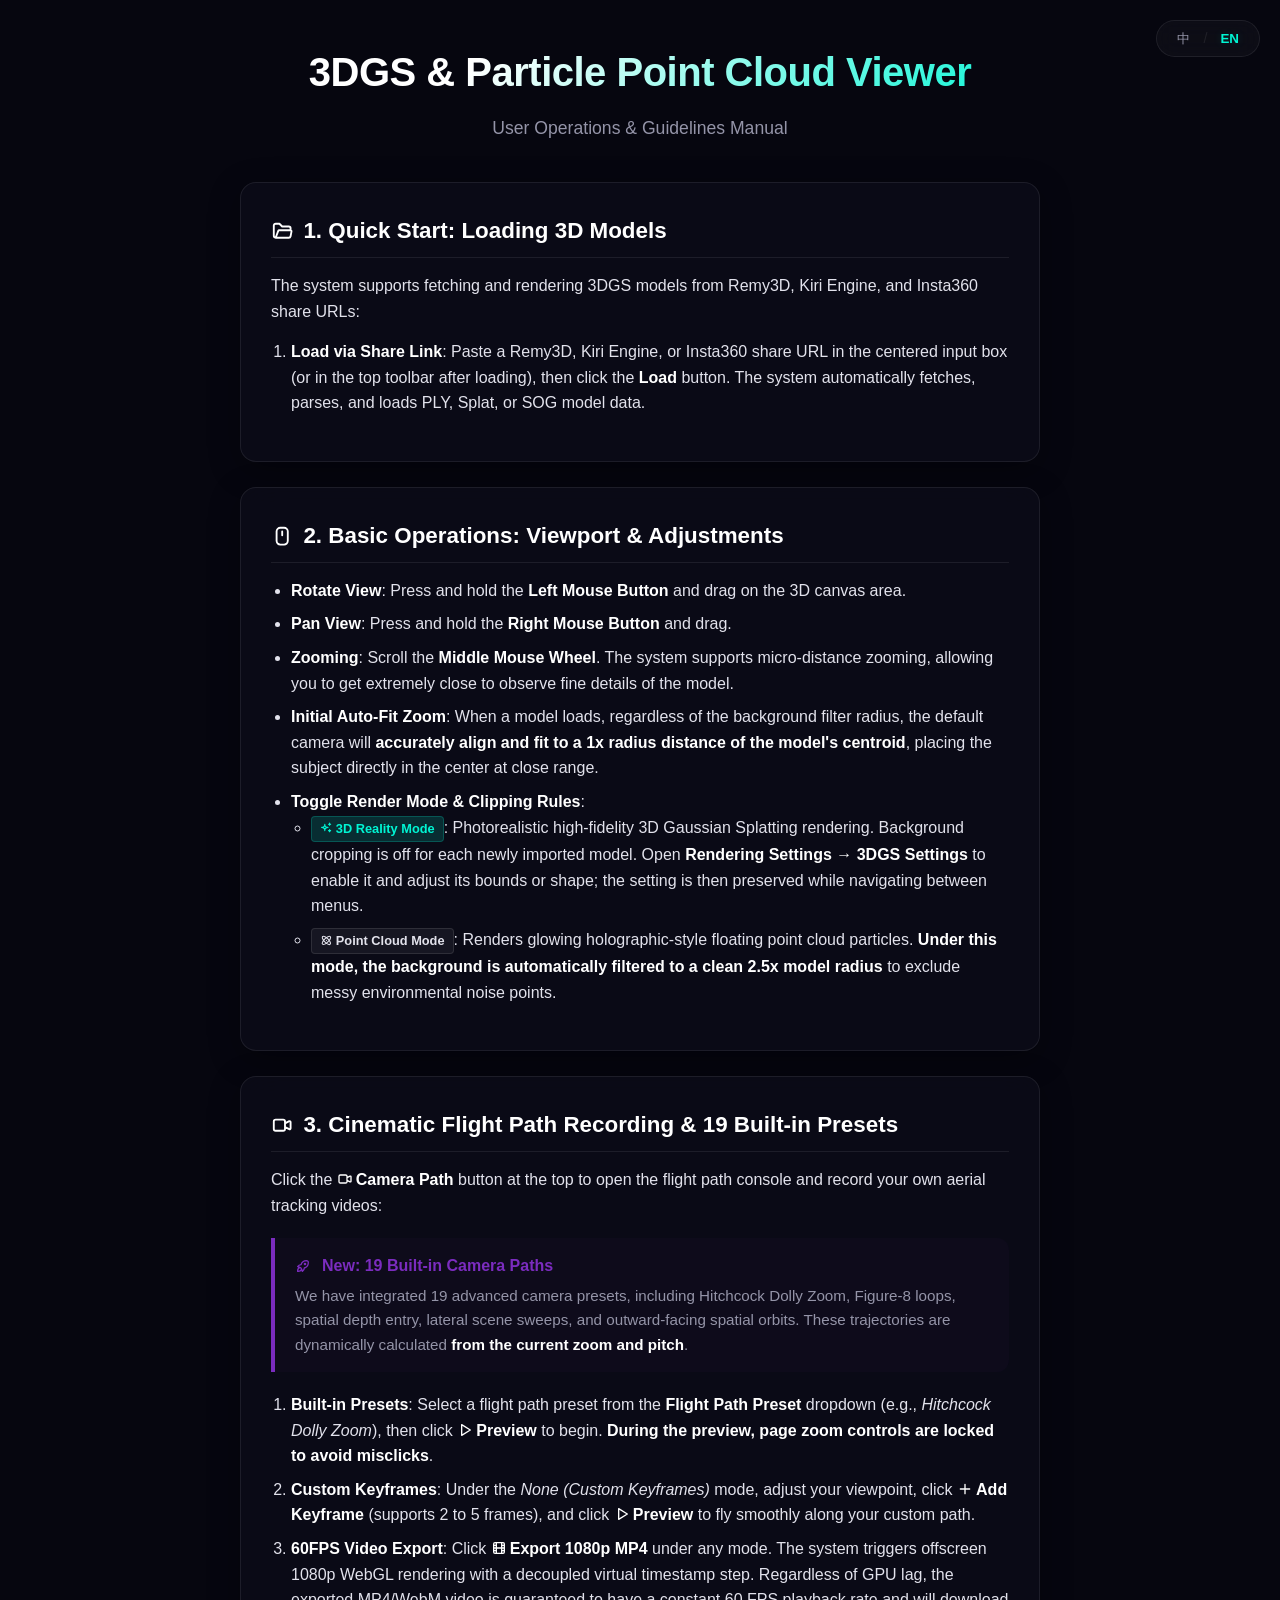
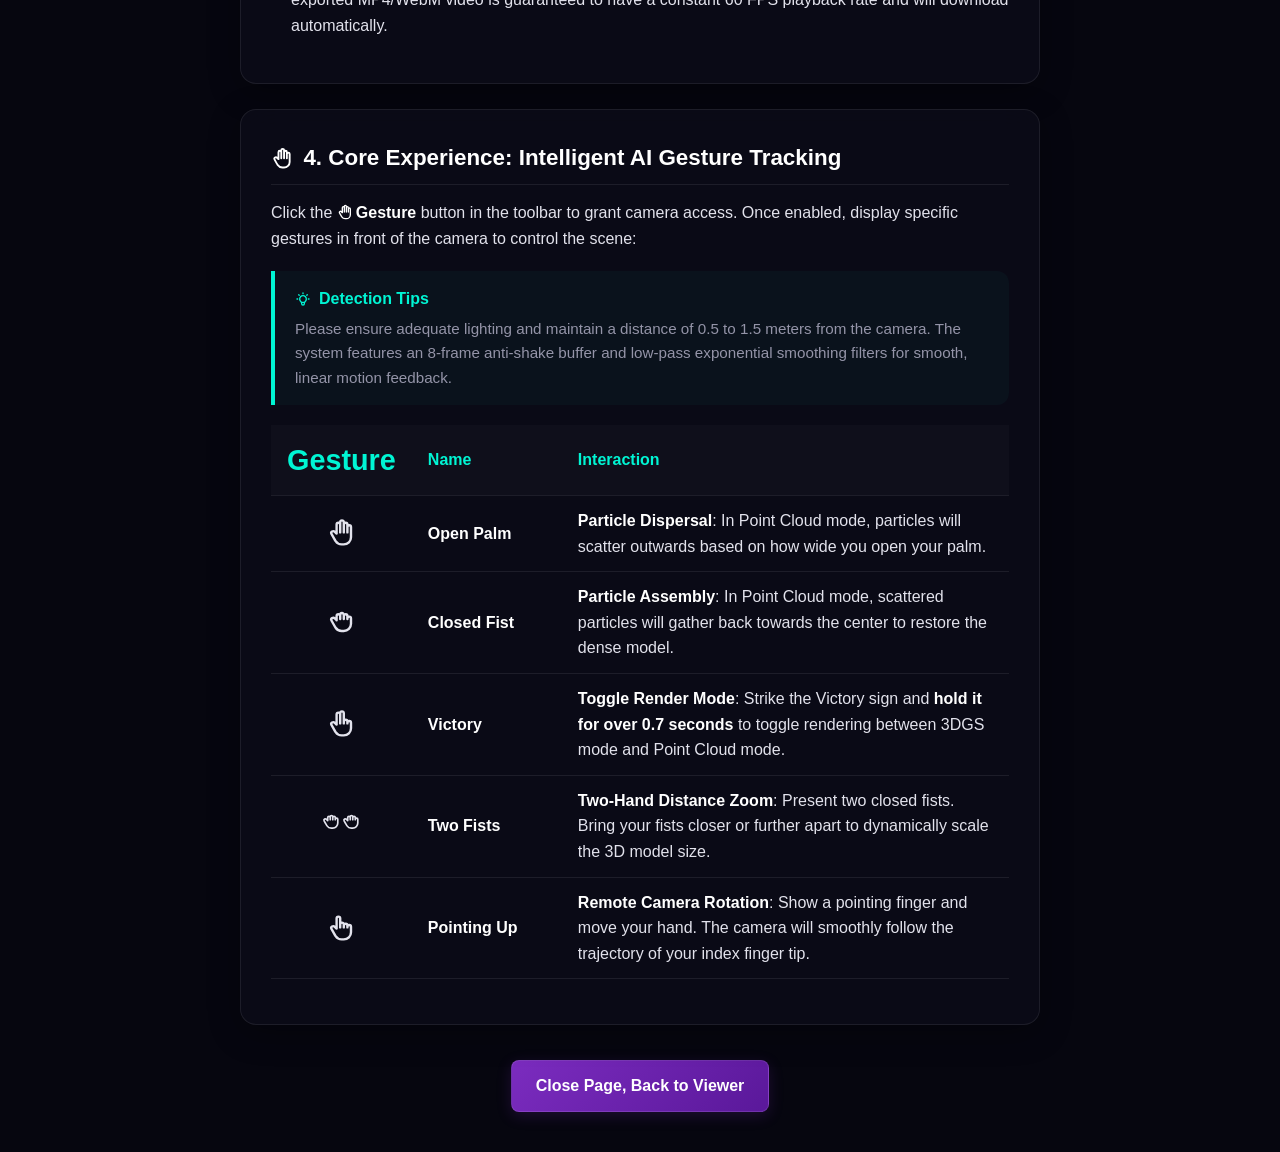
<file: guide.html>
<!DOCTYPE html>
<html lang="zh-CN">
<head>
  <meta charset="UTF-8">
  <meta name="viewport" content="width=device-width, initial-scale=1.0">
  <title class="lang-zh">使用指南 — Remy 3D 照片自定义特效运镜工具</title>
  <title class="lang-en">User Guide — 3DGS & Particle Viewer</title>
  <style>
    :root {
      --bg-color: #06060f;
      --panel-bg: rgba(13, 13, 27, 0.7);
      --border-color: rgba(255, 255, 255, 0.08);
      --text-color: #e2e2ec;
      --text-muted: #9494a8;
      --primary-color: #00f5d4;
      --primary-glow: rgba(0, 245, 212, 0.15);
      --secondary-color: #7b2cbf;
      --secondary-glow: rgba(123, 44, 191, 0.2);
    }

    * {
      box-sizing: border-box;
      margin: 0;
      padding: 0;
    }

    .svg-icon-sprite {
      position: absolute;
      width: 0;
      height: 0;
      overflow: hidden;
      pointer-events: none;
    }

    .ui-icon {
      display: inline-block;
      width: 1em;
      height: 1em;
      flex: 0 0 auto;
      fill: none;
      stroke: currentColor;
      stroke-width: 2;
      stroke-linecap: round;
      stroke-linejoin: round;
      vertical-align: -0.125em;
    }

    .inline-icon {
      margin-right: 3px;
    }

    .icon-pair {
      display: inline-flex;
      align-items: center;
    }

    .icon-pair .ui-icon {
      width: 0.7em;
    }

    body {
      background-color: var(--bg-color);
      color: var(--text-color);
      font-family: -apple-system, BlinkMacSystemFont, "Segoe UI", Roboto, "Helvetica Neue", Arial, sans-serif;
      line-height: 1.6;
      padding: 40px 20px;
      display: flex;
      justify-content: center;
      position: relative;
    }

    /* CSS Toggle Rules */
    body.lang-en .lang-zh {
      display: none !important;
    }
    body.lang-zh .lang-en {
      display: none !important;
    }

    /* Language Toggle Container */
    .lang-toggle-container {
      position: absolute;
      top: 20px;
      right: 20px;
      display: flex;
      align-items: center;
      gap: 5px;
      font-size: 0.9rem;
      z-index: 100;
      background: rgba(255, 255, 255, 0.03);
      padding: 6px 12px;
      border-radius: 20px;
      border: 1px solid var(--border-color);
      backdrop-filter: blur(10px);
      -webkit-backdrop-filter: blur(10px);
    }

    .lang-btn {
      background: none;
      border: none;
      color: var(--text-muted);
      cursor: pointer;
      font-weight: 500;
      padding: 2px 8px;
      transition: color 0.2s ease, text-shadow 0.2s ease;
      outline: none;
    }

    .lang-btn.active {
      color: var(--primary-color);
      font-weight: 700;
      text-shadow: 0 0 8px var(--primary-glow);
    }

    .lang-btn:hover {
      color: #fff;
    }

    .lang-btn:focus-visible,
    .btn-back:focus-visible {
      outline: 2px solid var(--primary-color);
      outline-offset: 3px;
    }

    .lang-separator {
      color: var(--border-color);
      user-select: none;
    }

    .container {
      max-width: 800px;
      width: 100%;
    }

    header {
      text-align: center;
      margin-bottom: 40px;
    }

    h1 {
      font-size: 2.5rem;
      font-weight: 800;
      background: linear-gradient(135deg, #fff 30%, var(--primary-color) 100%);
      -webkit-background-clip: text;
      -webkit-text-fill-color: transparent;
      margin-bottom: 10px;
      letter-spacing: -0.5px;
    }

    .subtitle {
      color: var(--text-muted);
      font-size: 1.1rem;
    }

    .card {
      background: var(--panel-bg);
      border: 1px solid var(--border-color);
      border-radius: 16px;
      padding: 30px;
      margin-bottom: 25px;
      backdrop-filter: blur(20px);
      -webkit-backdrop-filter: blur(20px);
      box-shadow: 0 8px 32px 0 rgba(0, 0, 0, 0.3);
    }

    h2 {
      font-size: 1.4rem;
      color: #fff;
      margin-bottom: 15px;
      display: flex;
      align-items: center;
      gap: 10px;
      border-bottom: 1px solid var(--border-color);
      padding-bottom: 8px;
    }

    p {
      margin-bottom: 15px;
      color: var(--text-color);
    }

    ul, ol {
      margin-bottom: 15px;
      padding-left: 20px;
    }

    li {
      margin-bottom: 8px;
    }

    strong {
      color: #fff;
    }

    /* Table styles */
    table {
      width: 100%;
      border-collapse: collapse;
      margin-top: 15px;
      margin-bottom: 15px;
    }

    th, td {
      padding: 12px 16px;
      text-align: left;
      border-bottom: 1px solid var(--border-color);
    }

    th {
      color: var(--primary-color);
      font-weight: 600;
      background: rgba(255, 255, 255, 0.02);
    }

    td {
      color: var(--text-color);
      vertical-align: middle;
    }

    .icon-col {
      font-size: 1.8rem;
      text-align: center;
      width: 80px;
    }

    .gesture-name {
      font-weight: 600;
      color: #fff;
      white-space: nowrap;
    }

    /* Tip box */
    .tip-box {
      background: rgba(0, 245, 212, 0.03);
      border-left: 4px solid var(--primary-color);
      padding: 15px 20px;
      border-radius: 0 12px 12px 0;
      margin: 20px 0;
    }

    .tip-box h3 {
      color: var(--primary-color);
      font-size: 1rem;
      margin-bottom: 5px;
      display: flex;
      align-items: center;
      gap: 8px;
    }

    .tip-box p {
      margin-bottom: 0;
      font-size: 0.95rem;
      color: var(--text-muted);
    }

    /* Buttons */
    .btn-back {
      display: inline-flex;
      align-items: center;
      gap: 8px;
      padding: 12px 24px;
      background: linear-gradient(135deg, var(--secondary-color), #5a189a);
      color: #fff;
      text-decoration: none;
      border-radius: 8px;
      font-weight: 600;
      border: 1px solid rgba(255, 255, 255, 0.1);
      box-shadow: 0 4px 15px var(--secondary-glow);
      transition: all 0.2s ease;
      cursor: pointer;
      margin-top: 10px;
    }

    .btn-back:hover {
      transform: translateY(-2px);
      box-shadow: 0 6px 20px rgba(123, 44, 191, 0.4);
    }

    /* Highlight badge */
    .badge {
      display: inline-block;
      padding: 2px 8px;
      font-size: 0.8rem;
      font-weight: 600;
      border-radius: 4px;
      background: rgba(255, 255, 255, 0.08);
      color: #fff;
    }

    .badge-spark {
      background: var(--primary-glow);
      color: var(--primary-color);
      border: 1px solid rgba(0, 245, 212, 0.2);
    }

    .badge-cloud {
      background: rgba(255, 255, 255, 0.05);
      color: #e2e2ec;
      border: 1px solid rgba(255, 255, 255, 0.1);
    }

    @media (max-width: 600px) {
      body { padding: 64px 14px 24px; }
      .lang-toggle-container { top: 14px; right: 14px; }
      .lang-btn { min-height: 26px; }
      header { margin-bottom: 24px; }
      h1 { font-size: clamp(1.65rem, 6vw, 2.15rem); line-height: 1.25; }
      .subtitle { font-size: 0.95rem; }
      .card { padding: 16px; margin-bottom: 16px; }
      h2 { gap: 8px; font-size: 1.2rem; }
      th, td { padding: 8px 6px; font-size: 0.875rem; }
      .icon-col { width: 40px; font-size: 1.3rem; }
      .gesture-name { white-space: normal; }
      .tip-box { margin-block: 14px; padding: 10px 12px; }
    }
  </style>
</head>
<body class="lang-zh">
  <!-- Selected Tabler Icons, MIT License: https://github.com/tabler/tabler-icons/blob/main/LICENSE -->
  <svg class="svg-icon-sprite" aria-hidden="true">
    <symbol id="icon-folder-open" viewBox="0 0 24 24">
      <path d="M5 19l2.757 -7.351a1 1 0 0 1 .936 -.649h12.307a1 1 0 0 1 .986 1.164l-.996 5.211a2 2 0 0 1 -1.964 1.625h-14.026a2 2 0 0 1 -2 -2v-11a2 2 0 0 1 2 -2h4l3 3h7a2 2 0 0 1 2 2v2"/>
    </symbol>
    <symbol id="icon-mouse" viewBox="0 0 24 24">
      <path d="M6 7a4 4 0 0 1 4 -4h4a4 4 0 0 1 4 4v10a4 4 0 0 1 -4 4h-4a4 4 0 0 1 -4 -4l0 -10M12 7l0 4"/>
    </symbol>
    <symbol id="icon-sparkles" viewBox="0 0 24 24">
      <path d="M16 18a2 2 0 0 1 2 2a2 2 0 0 1 2 -2a2 2 0 0 1 -2 -2a2 2 0 0 1 -2 2m0 -12a2 2 0 0 1 2 2a2 2 0 0 1 2 -2a2 2 0 0 1 -2 -2a2 2 0 0 1 -2 2m-7 12a6 6 0 0 1 6 -6a6 6 0 0 1 -6 -6a6 6 0 0 1 -6 6a6 6 0 0 1 6 6"/>
    </symbol>
    <symbol id="icon-atom" viewBox="0 0 24 24">
      <path d="M12 12v.01M19.071 4.929c-1.562 -1.562 -6 .337 -9.9 4.243c-3.905 3.905 -5.804 8.337 -4.242 9.9c1.562 1.561 6 -.338 9.9 -4.244c3.905 -3.905 5.804 -8.337 4.242 -9.9M4.929 4.929c-1.562 1.562 .337 6 4.243 9.9c3.905 3.905 8.337 5.804 9.9 4.242c1.561 -1.562 -.338 -6 -4.244 -9.9c-3.905 -3.905 -8.337 -5.804 -9.9 -4.242"/>
    </symbol>
    <symbol id="icon-video" viewBox="0 0 24 24">
      <path d="M15 10l4.553 -2.276a1 1 0 0 1 1.447 .894v6.764a1 1 0 0 1 -1.447 .894l-4.553 -2.276v-4M3 8a2 2 0 0 1 2 -2h8a2 2 0 0 1 2 2v8a2 2 0 0 1 -2 2h-8a2 2 0 0 1 -2 -2l0 -8"/>
    </symbol>
    <symbol id="icon-rocket" viewBox="0 0 24 24">
      <path d="M4 13a8 8 0 0 1 7 7a6 6 0 0 0 3 -5a9 9 0 0 0 6 -8a3 3 0 0 0 -3 -3a9 9 0 0 0 -8 6a6 6 0 0 0 -5 3M7 14a6 6 0 0 0 -3 6a6 6 0 0 0 6 -3M14 9a1 1 0 1 0 2 0a1 1 0 1 0 -2 0"/>
    </symbol>
    <symbol id="icon-player-play" viewBox="0 0 24 24">
      <path d="M7 4v16l13 -8l-13 -8"/>
    </symbol>
    <symbol id="icon-plus" viewBox="0 0 24 24">
      <path d="M12 5l0 14M5 12l14 0"/>
    </symbol>
    <symbol id="icon-movie" viewBox="0 0 24 24">
      <path d="M4 6a2 2 0 0 1 2 -2h12a2 2 0 0 1 2 2v12a2 2 0 0 1 -2 2h-12a2 2 0 0 1 -2 -2l0 -12M8 4l0 16M16 4l0 16M4 8l4 0M4 16l4 0M4 12l16 0M16 8l4 0M16 16l4 0"/>
    </symbol>
    <symbol id="icon-bulb" viewBox="0 0 24 24">
      <path d="M3 12h1m8 -9v1m8 8h1m-15.4 -6.4l.7 .7m12.1 -.7l-.7 .7M9 16a5 5 0 1 1 6 0a3.5 3.5 0 0 0 -1 3a2 2 0 0 1 -4 0a3.5 3.5 0 0 0 -1 -3M9.7 17l4.6 0"/>
    </symbol>
    <symbol id="icon-hand-stop" viewBox="0 0 24 24">
      <path d="M8 13v-7.5a1.5 1.5 0 0 1 3 0v6.5M11 5.5v-2a1.5 1.5 0 1 1 3 0v8.5M14 5.5a1.5 1.5 0 0 1 3 0v6.5M17 7.5a1.5 1.5 0 0 1 3 0v8.5a6 6 0 0 1 -6 6h-1.792a6 6 0 0 1 -5.012 -2.7l-.196 -.3c-.312 -.479 -1.407 -2.388 -3.286 -5.728a1.5 1.5 0 0 1 .536 -2.022a1.867 1.867 0 0 1 2.28 .28l1.47 1.47"/>
    </symbol>
    <symbol id="icon-hand-grab" viewBox="0 0 24 24">
      <path d="M8 11v-3.5a1.5 1.5 0 0 1 3 0v2.5M11 9.5v-3a1.5 1.5 0 0 1 3 0v3.5M14 7.5a1.5 1.5 0 0 1 3 0v2.5M17 9.5a1.5 1.5 0 0 1 3 0v4.5a6 6 0 0 1 -6 6h-1.792a6 6 0 0 1 -5.012 -2.7l-.196 -.3c-.312 -.479 -1.407 -2.388 -3.286 -5.728a1.5 1.5 0 0 1 .536 -2.022a1.867 1.867 0 0 1 2.28 .28l1.47 1.47"/>
    </symbol>
    <symbol id="icon-hand-two-fingers" viewBox="0 0 24 24">
      <path d="M8 13v-8.5a1.5 1.5 0 0 1 3 0v7.5M17 11.5a1.5 1.5 0 0 1 3 0v4.5a6 6 0 0 1 -6 6h-1.792a6 6 0 0 1 -5.012 -2.7l-.196 -.3c-.312 -.479 -1.407 -2.388 -3.286 -5.728a1.5 1.5 0 0 1 .536 -2.022a1.867 1.867 0 0 1 2.28 .28l1.47 1.47M14 10.5a1.5 1.5 0 0 1 3 0v1.5M11 5.5v-2a1.5 1.5 0 1 1 3 0v8.5"/>
    </symbol>
    <symbol id="icon-hand-finger" viewBox="0 0 24 24">
      <path d="M8 13v-8.5a1.5 1.5 0 0 1 3 0v7.5M11 11.5v-2a1.5 1.5 0 1 1 3 0v2.5M14 10.5a1.5 1.5 0 0 1 3 0v1.5M17 11.5a1.5 1.5 0 0 1 3 0v4.5a6 6 0 0 1 -6 6h-1.792a6 6 0 0 1 -5.012 -2.7l-.196 -.3c-.312 -.479 -1.407 -2.388 -3.286 -5.728a1.5 1.5 0 0 1 .536 -2.022a1.867 1.867 0 0 1 2.28 .28l1.47 1.47"/>
    </symbol>
  </svg>
  <!-- Language Toggle Switcher -->
  <div class="lang-toggle-container">
    <button id="btn-lang-zh" class="lang-btn active">中</button>
    <span class="lang-separator">/</span>
    <button id="btn-lang-en" class="lang-btn">EN</button>
  </div>

  <div class="container">
    <header>
      <h1 class="lang-zh">Remy 3D 照片自定义特效运镜工具</h1>
      <h1 class="lang-en">3DGS & Particle Point Cloud Viewer</h1>
      <p class="subtitle lang-zh">用户操作与使用指南</p>
      <p class="subtitle lang-en">User Operations & Guidelines Manual</p>
    </header>

    <!-- 1. 加载模型 / Loading Models -->
    <div class="card">
      <h2 class="lang-zh"><svg class="ui-icon" aria-hidden="true"><use href="#icon-folder-open"></use></svg> 1. 快速入门：加载 3D 模型</h2>
      <h2 class="lang-en"><svg class="ui-icon" aria-hidden="true"><use href="#icon-folder-open"></use></svg> 1. Quick Start: Loading 3D Models</h2>
      
      <p class="lang-zh">系统支持从 Remy3D、Kiri Engine 与 Insta360 分享链接解析并展示 3D 照片模型：</p>
      <p class="lang-en">The system supports fetching and rendering 3DGS models from Remy3D, Kiri Engine, and Insta360 share URLs:</p>
      
      <ol class="lang-zh">
        <li><strong>通过分享链接加载</strong>：在首页中央的输入框（或者在模型加载后的顶部菜单栏）粘贴 Remy3D、Kiri Engine 或 Insta360 分享地址，然后点击「<strong>加载</strong>」按钮。系统会自动解析并加载 PLY、Splat 或 SOG 模型。</li>
      </ol>
      <ol class="lang-en">
        <li><strong>Load via Share Link</strong>: Paste a Remy3D, Kiri Engine, or Insta360 share URL in the centered input box (or in the top toolbar after loading), then click the <strong>Load</strong> button. The system automatically fetches, parses, and loads PLY, Splat, or SOG model data.</li>
      </ol>
    </div>

    <!-- 2. 基础操控 / Basic Operations -->
    <div class="card">
      <h2 class="lang-zh"><svg class="ui-icon" aria-hidden="true"><use href="#icon-mouse"></use></svg> 2. 基础操作：场景视角与常规调节</h2>
      <h2 class="lang-en"><svg class="ui-icon" aria-hidden="true"><use href="#icon-mouse"></use></svg> 2. Basic Operations: Viewport & Adjustments</h2>
      
      <ul class="lang-zh">
        <li><strong>视角旋转</strong>：在 3D 画布区域，按住 <strong>鼠标左键</strong> 并拖拽。</li>
        <li><strong>视角平移</strong>：按住 <strong>鼠标右键</strong> 并拖拽。</li>
        <li><strong>场景缩放</strong>：滚动 <strong>鼠标中键滚轮</strong>。系统支持极小距离缩放，可将视角拉得极近来观测模型微小细节。</li>
        <li><strong>渲染模式切换</strong>：
          <ul>
            <li><span class="badge badge-spark"><svg class="ui-icon inline-icon" aria-hidden="true"><use href="#icon-sparkles"></use></svg>3D 实景</span>：照片级写实的高保真 3D 高斯着色画面。新导入模型默认关闭背景裁剪；可在「渲染设置 → 3DGS 设置」中开启并调整裁剪范围与形状，后续切换菜单时会保留设置。</li>
            <li><span class="badge badge-cloud"><svg class="ui-icon inline-icon" aria-hidden="true"><use href="#icon-atom"></use></svg>粒子模式</span>：展现充满未来科技感的荧光圆点粒子状态。</li>
          </ul>
        </li>
      </ul>
      <ul class="lang-en">
        <li><strong>Rotate View</strong>: Press and hold the <strong>Left Mouse Button</strong> and drag on the 3D canvas area.</li>
        <li><strong>Pan View</strong>: Press and hold the <strong>Right Mouse Button</strong> and drag.</li>
        <li><strong>Zooming</strong>: Scroll the <strong>Middle Mouse Wheel</strong>. The system supports micro-distance zooming, allowing you to get extremely close to observe fine details of the model.</li>
        <li><strong>Initial Auto-Fit Zoom</strong>: When a model loads, regardless of the background filter radius, the default camera will <strong>accurately align and fit to a 1x radius distance of the model's centroid</strong>, placing the subject directly in the center at close range.</li>
        <li><strong>Toggle Render Mode & Clipping Rules</strong>:
          <ul>
            <li><span class="badge badge-spark"><svg class="ui-icon inline-icon" aria-hidden="true"><use href="#icon-sparkles"></use></svg>3D Reality Mode</span>: Photorealistic high-fidelity 3D Gaussian Splatting rendering. Background cropping is off for each newly imported model. Open <strong>Rendering Settings → 3DGS Settings</strong> to enable it and adjust its bounds or shape; the setting is then preserved while navigating between menus.</li>
            <li><span class="badge badge-cloud"><svg class="ui-icon inline-icon" aria-hidden="true"><use href="#icon-atom"></use></svg>Point Cloud Mode</span>: Renders glowing holographic-style floating point cloud particles. <strong>Under this mode, the background is automatically filtered to a clean 2.5x model radius</strong> to exclude messy environmental noise points.</li>
          </ul>
        </li>
      </ul>
    </div>

    <!-- 3. 运镜录制 / Camera Path Recording -->
    <div class="card">
      <h2 class="lang-zh"><svg class="ui-icon" aria-hidden="true"><use href="#icon-video"></use></svg> 3. 电影级运镜录制与 19 套内置运镜预设</h2>
      <h2 class="lang-en"><svg class="ui-icon" aria-hidden="true"><use href="#icon-video"></use></svg> 3. Cinematic Flight Path Recording & 19 Built-in Presets</h2>
      
      <p class="lang-zh">点击顶部的 <strong><svg class="ui-icon inline-icon" aria-hidden="true"><use href="#icon-video"></use></svg>镜头运镜</strong> 开启运镜控制台，制作属于您的电影级运镜视频：</p>
      <p class="lang-en">Click the <strong><svg class="ui-icon inline-icon" aria-hidden="true"><use href="#icon-video"></use></svg>Camera Path</strong> button at the top to open the flight path console and record your own aerial tracking videos:</p>
      
      <div class="tip-box lang-zh" style="background: rgba(123, 44, 191, 0.03); border-left: 4px solid var(--secondary-color);">
        <h3 style="color: var(--secondary-color);"><svg class="ui-icon inline-icon" aria-hidden="true"><use href="#icon-rocket"></use></svg>新增：19 套复合型运镜</h3>
        <p>我们内置了 19 套高级运镜预设（包含希区柯克滑动变焦、8 字形无限循环、空间纵深进入、横向平移扫景与朝外环绕等）。这些预设轨迹<strong>完全基于您当前的缩放大小与仰角</strong>动态计算。</p>
      </div>
      <div class="tip-box lang-en" style="background: rgba(123, 44, 191, 0.03); border-left: 4px solid var(--secondary-color);">
        <h3 style="color: var(--secondary-color);"><svg class="ui-icon inline-icon" aria-hidden="true"><use href="#icon-rocket"></use></svg>New: 19 Built-in Camera Paths</h3>
        <p>We have integrated 19 advanced camera presets, including Hitchcock Dolly Zoom, Figure-8 loops, spatial depth entry, lateral scene sweeps, and outward-facing spatial orbits. These trajectories are dynamically calculated <strong>from the current zoom and pitch</strong>.</p>
      </div>

      <ol class="lang-zh">
        <li><strong>使用内置运镜预设</strong>：在<strong>运镜预设</strong>下拉菜单中选择一套内置运镜（如希区柯克变焦），点击 <strong><svg class="ui-icon inline-icon" aria-hidden="true"><use href="#icon-player-play"></use></svg>预览</strong>即可开始预览。<strong>在预览运行期间，网页会自动锁定页面缩放防止误触</strong>。</li>
        <li><strong>自定义记录关键帧</strong>：选择<strong>自定义关键帧</strong>模式，调整视角后点击 <strong><svg class="ui-icon inline-icon" aria-hidden="true"><use href="#icon-plus"></use></svg>添加关键帧</strong>记录视角（桌面端不限制关键帧数量，手机端最多 10 个），再点击 <strong><svg class="ui-icon inline-icon" aria-hidden="true"><use href="#icon-player-play"></use></svg>预览</strong>即可沿轨迹平滑运镜。</li>
        <li><strong>每秒 60 帧导出视频</strong>：无论选择预设还是自定义路径，点击 <strong><svg class="ui-icon inline-icon" aria-hidden="true"><use href="#icon-movie"></use></svg>导出视频</strong>都会自动启用 1080p 渲染并生成每秒 60 帧的 MP4 视频，完成后即可保存。</li>
      </ol>
      <ol class="lang-en">
        <li><strong>Built-in Presets</strong>: Select a flight path preset from the <strong>Flight Path Preset</strong> dropdown (e.g., <em>Hitchcock Dolly Zoom</em>), then click <strong><svg class="ui-icon inline-icon" aria-hidden="true"><use href="#icon-player-play"></use></svg>Preview</strong> to begin. <strong>During the preview, page zoom controls are locked to avoid misclicks</strong>.</li>
        <li><strong>Custom Keyframes</strong>: Under the <em>None (Custom Keyframes)</em> mode, adjust your viewpoint, click <strong><svg class="ui-icon inline-icon" aria-hidden="true"><use href="#icon-plus"></use></svg>Add Keyframe</strong> (supports 2 to 5 frames), and click <strong><svg class="ui-icon inline-icon" aria-hidden="true"><use href="#icon-player-play"></use></svg>Preview</strong> to fly smoothly along your custom path.</li>
        <li><strong>60FPS Video Export</strong>: Click <strong><svg class="ui-icon inline-icon" aria-hidden="true"><use href="#icon-movie"></use></svg>Export 1080p MP4</strong> under any mode. The system triggers offscreen 1080p WebGL rendering with a decoupled virtual timestamp step. Regardless of GPU lag, the exported MP4/WebM video is guaranteed to have a constant 60 FPS playback rate and will download automatically.</li>
      </ol>
    </div>

    <!-- 4. 手势控制 / Gesture Control -->
    <div class="card">
      <h2 class="lang-zh"><svg class="ui-icon" aria-hidden="true"><use href="#icon-hand-stop"></use></svg> 4. 核心体验：智能手势追踪</h2>
      <h2 class="lang-en"><svg class="ui-icon" aria-hidden="true"><use href="#icon-hand-stop"></use></svg> 4. Core Experience: Intelligent AI Gesture Tracking</h2>
      
      <p class="lang-zh">点击工具栏的 <strong><svg class="ui-icon inline-icon" aria-hidden="true"><use href="#icon-hand-stop"></use></svg>手势控制</strong>按钮并授权摄像头。开启后，在摄像头前展示特定手势即可控制场景：</p>
      <p class="lang-en">Click the <strong><svg class="ui-icon inline-icon" aria-hidden="true"><use href="#icon-hand-stop"></use></svg>Gesture</strong> button in the toolbar to grant camera access. Once enabled, display specific gestures in front of the camera to control the scene:</p>
      
      <div class="tip-box lang-zh">
        <h3><svg class="ui-icon" aria-hidden="true"><use href="#icon-bulb"></use></svg>识别小贴士</h3>
        <p>请保持手部光线充足并距摄像头 0.5 ~ 1.5 米。系统内置 8 帧防抖动缓冲和低通指数平滑滤波，动作表现非常柔和线性，不用担心手发抖导致画面乱颤。</p>
      </div>
      <div class="tip-box lang-en">
        <h3><svg class="ui-icon" aria-hidden="true"><use href="#icon-bulb"></use></svg>Detection Tips</h3>
        <p>Please ensure adequate lighting and maintain a distance of 0.5 to 1.5 meters from the camera. The system features an 8-frame anti-shake buffer and low-pass exponential smoothing filters for smooth, linear motion feedback.</p>
      </div>

      <table>
        <thead>
          <tr class="lang-zh">
            <th class="icon-col">手势</th>
            <th style="width: 150px;">动作名称</th>
            <th>交互效果</th>
          </tr>
          <tr class="lang-en">
            <th class="icon-col">Gesture</th>
            <th style="width: 150px;">Name</th>
            <th>Interaction</th>
          </tr>
        </thead>
        <tbody>
          <!-- Palm -->
          <tr>
            <td class="icon-col"><svg class="ui-icon" aria-hidden="true"><use href="#icon-hand-stop"></use></svg></td>
            <td class="gesture-name lang-zh">张开手掌</td>
            <td class="gesture-name lang-en">Open Palm</td>
            <td class="lang-zh"><strong>粒子散开消散</strong>：在粒子模式下，模型粒子将根据您的手指张开幅度向四周扩散消散。</td>
            <td class="lang-en"><strong>Particle Dispersal</strong>: In Point Cloud mode, particles will scatter outwards based on how wide you open your palm.</td>
          </tr>
          <!-- Fist -->
          <tr>
            <td class="icon-col"><svg class="ui-icon" aria-hidden="true"><use href="#icon-hand-grab"></use></svg></td>
            <td class="gesture-name lang-zh">攥拳头</td>
            <td class="gesture-name lang-en">Closed Fist</td>
            <td class="lang-zh"><strong>粒子聚拢收缩</strong>：在粒子模式下，已散开的粒子会向中心收缩，拼回原本的密集模型。</td>
            <td class="lang-en"><strong>Particle Assembly</strong>: In Point Cloud mode, scattered particles will gather back towards the center to restore the dense model.</td>
          </tr>
          <!-- Victory -->
          <tr>
            <td class="icon-col"><svg class="ui-icon" aria-hidden="true"><use href="#icon-hand-two-fingers"></use></svg></td>
            <td class="gesture-name lang-zh">剪刀手</td>
            <td class="gesture-name lang-en">Victory</td>
            <td class="lang-zh"><strong>切换渲染模式</strong>：在摄像头前比出该手势并<strong>保持超过 0.7 秒</strong>可触发切换。会在 3D 实景与粒子模式之间进行切换。</td>
            <td class="lang-en"><strong>Toggle Render Mode</strong>: Strike the Victory sign and <strong>hold it for over 0.7 seconds</strong> to toggle rendering between 3DGS mode and Point Cloud mode.</td>
          </tr>
          <!-- Two Fists Zoom -->
          <tr>
            <td class="icon-col"><span class="icon-pair" aria-hidden="true"><svg class="ui-icon"><use href="#icon-hand-grab"></use></svg><svg class="ui-icon"><use href="#icon-hand-grab"></use></svg></span></td>
            <td class="gesture-name lang-zh">双手攥拳</td>
            <td class="gesture-name lang-en">Two Fists</td>
            <td class="lang-zh"><strong>双手距离缩放</strong>：同时展示两只手的攥拳状态。当两拳距离靠近或拉远时，可以无级调整 3D 模型的物理尺寸大小。</td>
            <td class="lang-en"><strong>Two-Hand Distance Zoom</strong>: Present two closed fists. Bring your fists closer or further apart to dynamically scale the 3D model size.</td>
          </tr>
          <!-- Pointing Up -->
          <tr>
            <td class="icon-col"><svg class="ui-icon" aria-hidden="true"><use href="#icon-hand-finger"></use></svg></td>
            <td class="gesture-name lang-zh">食指指向</td>
            <td class="gesture-name lang-en">Pointing Up</td>
            <td class="lang-zh"><strong>遥控相机视角</strong>：比出单指指向上方后，在空中移手，相机会精确跟踪您的食指指尖轨迹进行平滑视角旋转。</td>
            <td class="lang-en"><strong>Remote Camera Rotation</strong>: Show a pointing finger and move your hand. The camera will smoothly follow the trajectory of your index finger tip.</td>
          </tr>
        </tbody>
      </table>
    </div>

    <div style="text-align: center; margin-top: 10px;">
      <a class="btn-back lang-zh" href="javascript:window.close();">关闭本页，返回浏览器</a>
      <a class="btn-back lang-en" href="javascript:window.close();">Close Page, Back to Viewer</a>
    </div>
  </div>

  <script>
    const btnZh = document.getElementById('btn-lang-zh');
    const btnEn = document.getElementById('btn-lang-en');
    
    function setLanguage(lang) {
      if (lang === 'zh') {
        document.body.classList.add('lang-zh');
        document.body.classList.remove('lang-en');
        btnZh.classList.add('active');
        btnEn.classList.remove('active');
        localStorage.setItem('guide-lang', 'zh');
      } else {
        document.body.classList.add('lang-en');
        document.body.classList.remove('lang-zh');
        btnEn.classList.add('active');
        btnZh.classList.remove('active');
        localStorage.setItem('guide-lang', 'en');
      }
    }
    
    btnZh.addEventListener('click', () => setLanguage('zh'));
    btnEn.addEventListener('click', () => setLanguage('en'));
    
    // Auto-detect browser language or local storage
    const savedLang = localStorage.getItem('guide-lang');
    if (savedLang === 'en' || (savedLang !== 'zh' && navigator.language.startsWith('en'))) {
      setLanguage('en');
    } else {
      setLanguage('zh');
    }
  </script>
</body>
</html>
</file>
